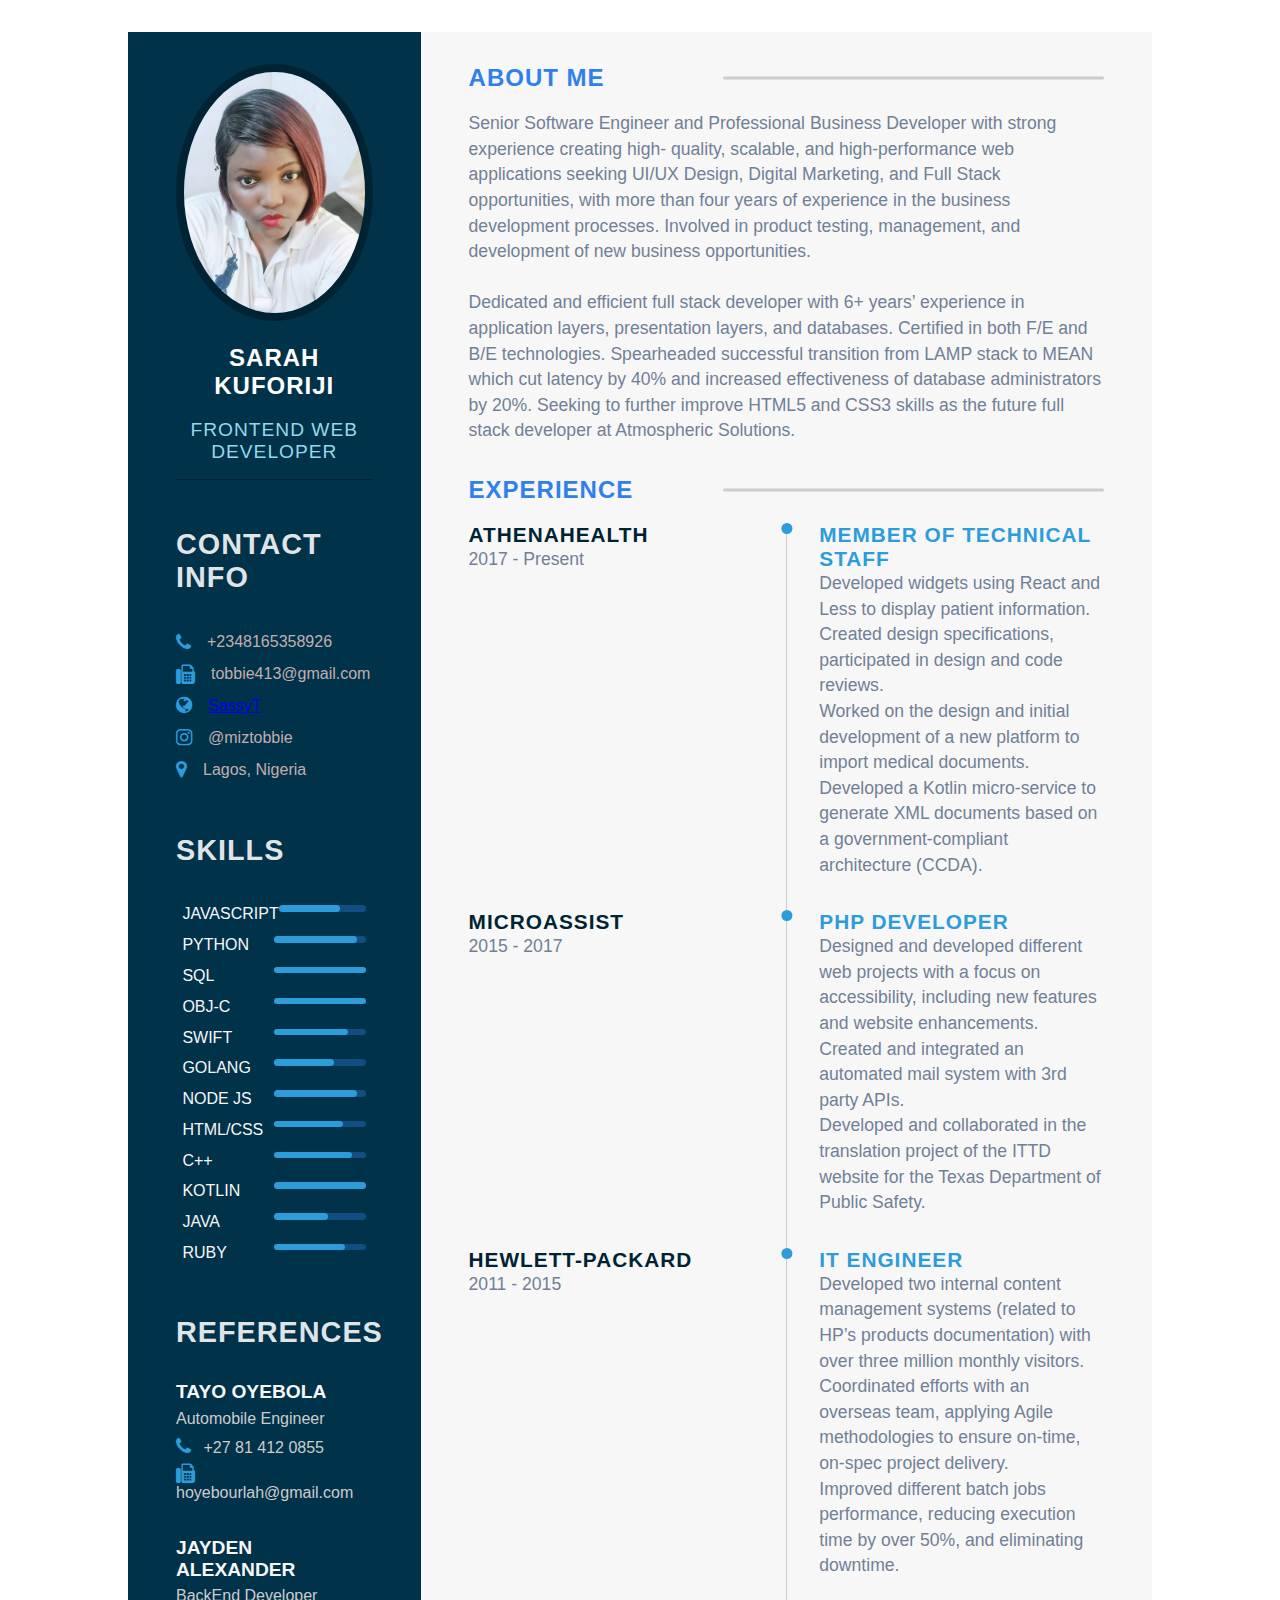
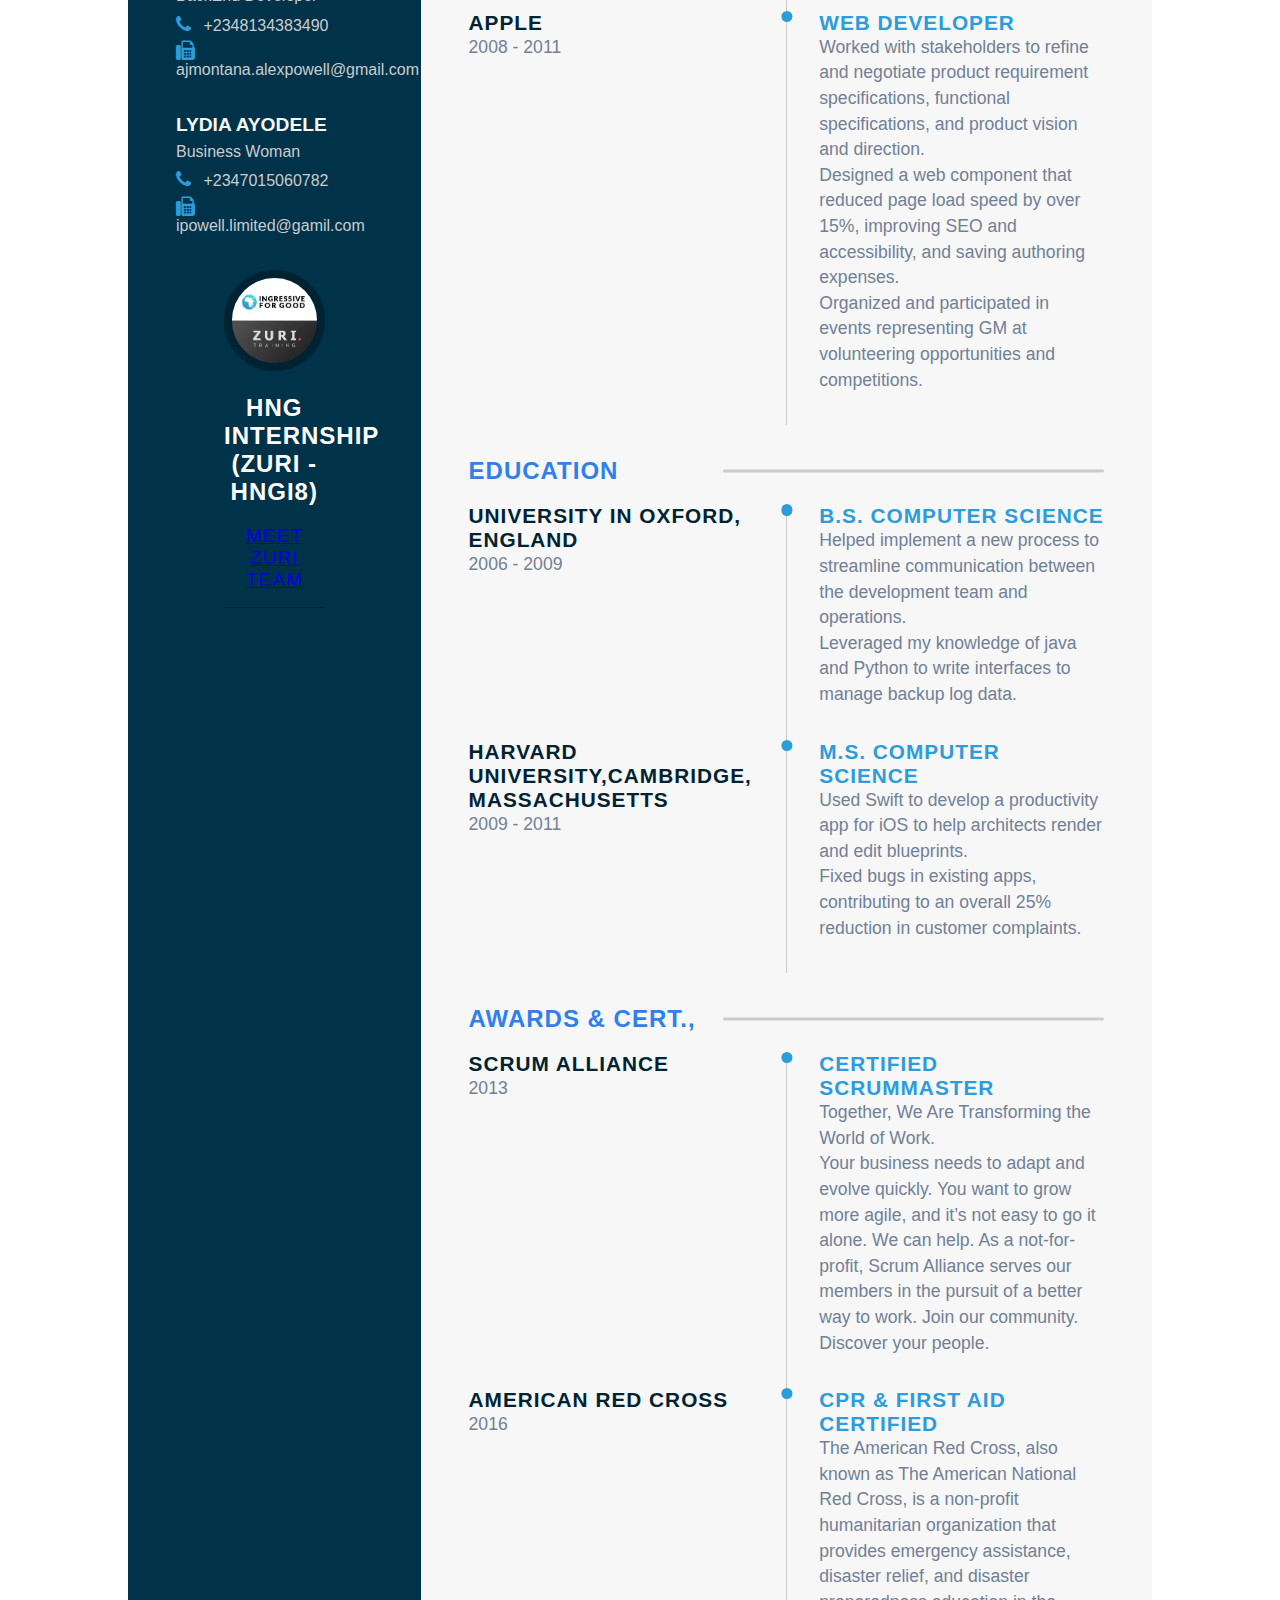
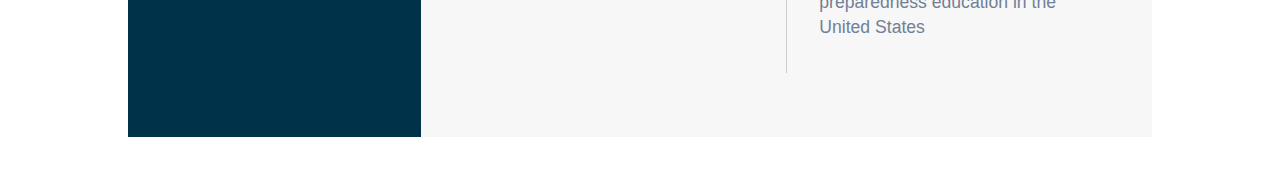
<file: index.html>
<!DOCTYPE html>
<html lang="en">
<head>
    <meta charset="UTF-8">
    <meta http-equiv="X-UA-Compatible" content="IE=edge">
    <meta name="viewport" content="width=device-width, initial-scale=1.0">
    <title>Resume</title>
    <link rel="preconnect" href="https://fonts.googleapis.com">
    <link rel="stylesheet" href="styles.css">
<link rel="preconnect" href="https://fonts.gstatic.com" crossorigin>
<link href="https://fonts.googleapis.com/css2?family=Poppins:wght@100;300;400;600&display=swap" rel="stylesheet">
<link rel="stylesheet" href="https://cdnjs.cloudflare.com/ajax/libs/font-awesome/4.7.0/css/font-awesome.min.css">
</head>
<body>
    <main class="main-content">
        <section class="left-section">
         <div class="left-content">
            <div class="profile">
                <div class="image">
                    <img src="/Resume/img/IMG-20210812-WA0008.jpg" alt="">
                </div>
                <h2 class="name">Sarah Kuforiji</h2>
                <p class="career">Frontend Web Developer</p>
                </div>
                <div class="contact-info">
                    <h3 class="main-title">Contact Info</h3>
                    <ul>
                        <li>
                            <i class="fa fa-phone"></i>
                            +2348165358926
                        </li>
                        <li>
                            <i class="fa fa-fax"></i>
                            tobbie413@gmail.com
                        </li>
                        <li>
                            <i class="fa fa-globe"></i>
                            <a href="https://sassyt.hashnode.dev/my-goals-and-hng-internship-hngi8">SassyT</a>
                        </li>
                        <li>
                            <i class="fa fa-instagram"></i>
                            @miztobbie
                        </li>
                        <li>
                            <i class="fa fa-map-marker"></i>
                            Lagos, Nigeria
                        </li>
                    </ul>
                </div>
                <div class="skills-section">
                    <h3 class="main-title">Skills</h3>
                    <ul>
                        <li>
                            <p class="skill-title">Javascript</p>
                            <div class="progress-bar">
                                <div class="progress js-progress"></div>
                            </div>
                        </li>
                        <li>
                            <p class="skill-title">Python</p>
                            <div class="progress-bar">
                                <div class="progress fe-progress"></div>
                            </div>
                        </li>
                        <li>
                            <p class="skill-title">SQL</p>
                            <div class="progress-bar">
                                <div class="progress wds-progress"></div>
                            </div>
                        </li>
                        <li>
                            <p class="skill-title">Obj-C</p>
                            <div class="progress-bar">
                                <div class="progress wd-progress"></div>
                            </div>
                        </li>
                        <li>
                            <p class="skill-title">Swift</p>
                            <div class="progress-bar">
                                <div class="progress ui-progress"></div>
                            </div>
                        </li>
                        <li>
                            <p class="skill-title">GoLang</p>
                            <div class="progress-bar">
                                <div class="progress dm-progress"></div>
                            </div>
                        </li>
                        <li>
                            <p class="skill-title">Node js</p>
                            <div class="progress-bar">
                                <div class="progress nj-progress"></div>
                            </div>
                        </li>
                        <li>
                            <p class="skill-title">html/css</p>
                            <div class="progress-bar">
                                <div class="progress hc-progress"></div>
                            </div>
                        </li>
                        <li>
                            <p class="skill-title">C++</p>
                            <div class="progress-bar">
                                <div class="progress c-progress"></div>
                            </div>
                        </li>
                        <li>
                            <p class="skill-title">Kotlin</p>
                            <div class="progress-bar">
                                <div class="progress wp-progress"></div>
                            </div>
                        </li>
                        <li>
                            <p class="skill-title">Java</p>
                            <div class="progress-bar">
                                <div class="progress il-progress"></div>
                            </div>
                        </li>
                        <li>
                            <p class="skill-title">Ruby</p>
                            <div class="progress-bar">
                                <div class="progress rb-progress"></div>
                            </div>
                        </li>
                    </ul>
                </div>
                <div class="references-section">
                    <h3 class="main-title">References</h3>
                    <div class="referee">
                        <h6 class="sub-title">Tayo Oyebola</h6>
                        <p class="sub-para">Automobile Engineer</p>
                        <ul>
                            <li>
                                <i class="fa fa-phone"></i>
                                +27 81 412 0855
                            </li>
                            <li>
                                <i class="fa fa-fax"></i>
                                hoyebourlah@gmail.com
                            </li>
                        </ul>
                    </div>
                    <div class="referee">
                        <h6 class="sub-title">Jayden Alexander</h6>
                        <p class="sub-para">BackEnd Developer</p>
                        <ul>
                            <li>
                                <i class="fa fa-phone"></i>
                                +2348134383490
                            </li>
                            <li>
                                <i class="fa fa-fax"></i>
                                ajmontana.alexpowell@gmail.com
                            </li>
                        </ul>
                    </div>
                    <div class="referee">
                        <h6 class="sub-title">Lydia Ayodele</h6>
                        <p class="sub-para">Business Woman</p>
                        <ul>
                            <li>
                                <i class="fa fa-phone"></i>
                                +2347015060782
                            </li>
                            <li>
                                <i class="fa fa-fax"></i>
                                ipowell.limited@gamil.com
                            </li>
                        </ul>
                    </div>
                    <section class="left-section">
                        <div class="left-content">
                           <div class="profile">
                               <div class="image">
                                <img src='/Resume/img/download-3-1.jpg' alt="">
                               </div>
                               <h2 class="name">HNG Internship (Zuri - HNGi8)</h2>
                               <p class="career"><a href="https://internship.zuri.team/">Meet Zuri Team</a></p>
                </div>  
                    </section>
                </div>
         </div>
        </section>
        <section class="right-section">
            <div class="right-main-content">
                <section class="about sect">
                    <h2 class="right-title">About Me</h2>
                    <p class="para">
                        Senior Software Engineer and Professional Business Developer with strong experience creating high-
                        quality, scalable, and high-performance web applications seeking UI/UX Design, Digital Marketing, and  
                        Full Stack opportunities, with more than four years of experience in the business development processes. 
                        Involved in product testing, management, and development of new business opportunities. <br>
                        <br>
                        Dedicated and efficient full stack developer with 6+ years’ experience in application layers, presentation
                        layers, and databases. Certified in both F/E and B/E technologies. Spearheaded successful transition
                        from LAMP stack to MEAN which cut latency by 40% and increased effectiveness of database 
                        administrators by 20%. Seeking to further improve HTML5 and CSS3 skills as the future full stack 
                        developer at Atmospheric Solutions.  
                    </p>
                </section>

                <section class="experience sect">
                    <h2 class="right-title">Experience</h2>
                    <div class="timeline">
                        <div class="left-tl-content">
                            <h5 class="tl-title">athenahealth</h5>
                            <p class="para">2017 - Present</p>
                        </div>
                        <div class="right-tl-content">
                            <div class="tl-content">
                                <h5 class="tl-title-2">Member of Technical Staff</h5>
                                <p class="para">Developed widgets using React and Less to display patient information.</p>
                                <p class="para">Created design specifications, participated in design and code reviews.</p>
                                <p class="para">Worked on the design and initial development of a new platform to import medical documents.</p>
                                <p class="para">Developed a Kotlin micro-service to generate XML documents based on a government-compliant architecture (CCDA).</p>
                            </div>
                        </div>
                    </div>
                    <div class="timeline">
                        <div class="left-tl-content">
                            <h5 class="tl-title">MicroAssist</h5>
                            <p class="para">2015 - 2017</p>
                        </div>
                        <div class="right-tl-content">
                            <div class="tl-content">
                                <h5 class="tl-title-2">PHP Developer</h5>
                                <p class="para">Designed and developed different web projects with a focus on accessibility, including new features and website enhancements.</p>
                                <p class="para">Created and integrated an automated mail system with 3rd party APIs.</p>
                                <p class="para">Developed and collaborated in the translation project of the ITTD website for the Texas Department of Public Safety.</p>
                            </div>
                        </div>
                    </div>
                    <div class="timeline">
                        <div class="left-tl-content">
                            <h5 class="tl-title">Hewlett-Packard</h5>
                            <p class="para">2011 - 2015</p>
                        </div>
                        <div class="right-tl-content">
                            <div class="tl-content">
                                <h5 class="tl-title-2">IT Engineer</h5>
                                <p class="para">Developed two internal content management systems (related to HP’s products documentation) with over three million monthly visitors.</p>
                                <p class="para">Coordinated efforts with an overseas team, applying Agile methodologies to ensure on-time, on-spec project delivery.</p>
                                <p class="para">Improved different batch jobs performance, reducing execution time by over 50%, and eliminating downtime.</p>
                            </div>
                        </div>
                    </div>
                    <div class="timeline">
                        <div class="left-tl-content">
                            <h5 class="tl-title">Apple</h5>
                            <p class="para">2008 - 2011</p>
                        </div>
                        <div class="right-tl-content">
                            <div class="tl-content">
                                <h5 class="tl-title-2">Web Developer</h5>
                                <p class="para">Worked with stakeholders to refine and negotiate product requirement specifications, functional specifications, and product vision and direction.</p>
                                <p class="para">Designed a web component that reduced page load speed by over 15%, improving SEO and accessibility, and saving authoring expenses.</p>
                                <p class="para">Organized and participated in events representing GM at volunteering opportunities and competitions.</p>
                            </div>
                        </div>
                    </div>
                </section>
                <section class="education sect">
                    <h2 class="right-title">Education</h2>
                    <div class="timeline">
                        <div class="left-tl-content">
                            <h5 class="tl-title">University in Oxford, England</h5>
                            <p class="para">2006 - 2009</p>
                        </div>
                        <div class="right-tl-content">
                            <div class="tl-content">
                                <h5 class="tl-title-2">B.S. Computer Science</h5>
                                <p class="para">Helped implement a new process to streamline communication between the development team and operations.</p>
                                <p class="para">Leveraged my knowledge of java and Python to write interfaces to manage backup log data.</p>
                            </div>
                        </div>
                    </div>
                    <div class="timeline">
                        <div class="left-tl-content">
                            <h5 class="tl-title">Harvard University,Cambridge, Massachusetts</h5>
                            <p class="para">2009 - 2011</p>
                        </div>
                        <div class="right-tl-content">
                            <div class="tl-content">
                                <h5 class="tl-title-2">M.S. Computer Science</h5>
                                <p class="para">Used Swift to develop a productivity app for iOS to help architects render and edit blueprints.</p>
                                <p class="para">Fixed bugs in existing apps, contributing to an overall 25% reduction in customer complaints.</p>
                            </div>
                        </div>
                    </div>
                </section>
                <section class="awards-and-certifications sect">
                    <h2 class="right-title">Awards & Cert.,</h2>
                    <div class="timeline">
                        <div class="left-tl-content">
                            <h5 class="tl-title">Scrum Alliance</h5>
                            <p class="para">2013</p>
                        </div>
                        <div class="right-tl-content">
                            <div class="tl-content">
                                <h5 class="tl-title-2">Certified ScrumMaster</h5>
                                <p class="para">Together, We Are Transforming the World of Work.</p>
                                <p class="para">Your business needs to adapt and evolve quickly. You want to grow more agile, and it’s not easy to go it alone. We can help. As a not-for-profit, Scrum Alliance serves our members in the pursuit of a better way to work. Join our community. Discover your people.</p>
                            </div>
                        </div>
                    </div>
                    <div class="timeline">
                        <div class="left-tl-content">
                            <h5 class="tl-title">American Red Cross</h5>
                            <p class="para">2016</p>
                        </div>
                        <div class="right-tl-content">
                            <div class="tl-content">
                                <h5 class="tl-title-2">CPR & FIRST AID CERTIFIED</h5>
                                <p class="para">The American Red Cross, also known as The American National Red Cross, is a non-profit humanitarian organization that provides emergency assistance, disaster relief, and disaster preparedness education in the United States</p>
                            </div>
                        </div>
                    </div>
                </section>
            </div>
        </section>
</file>
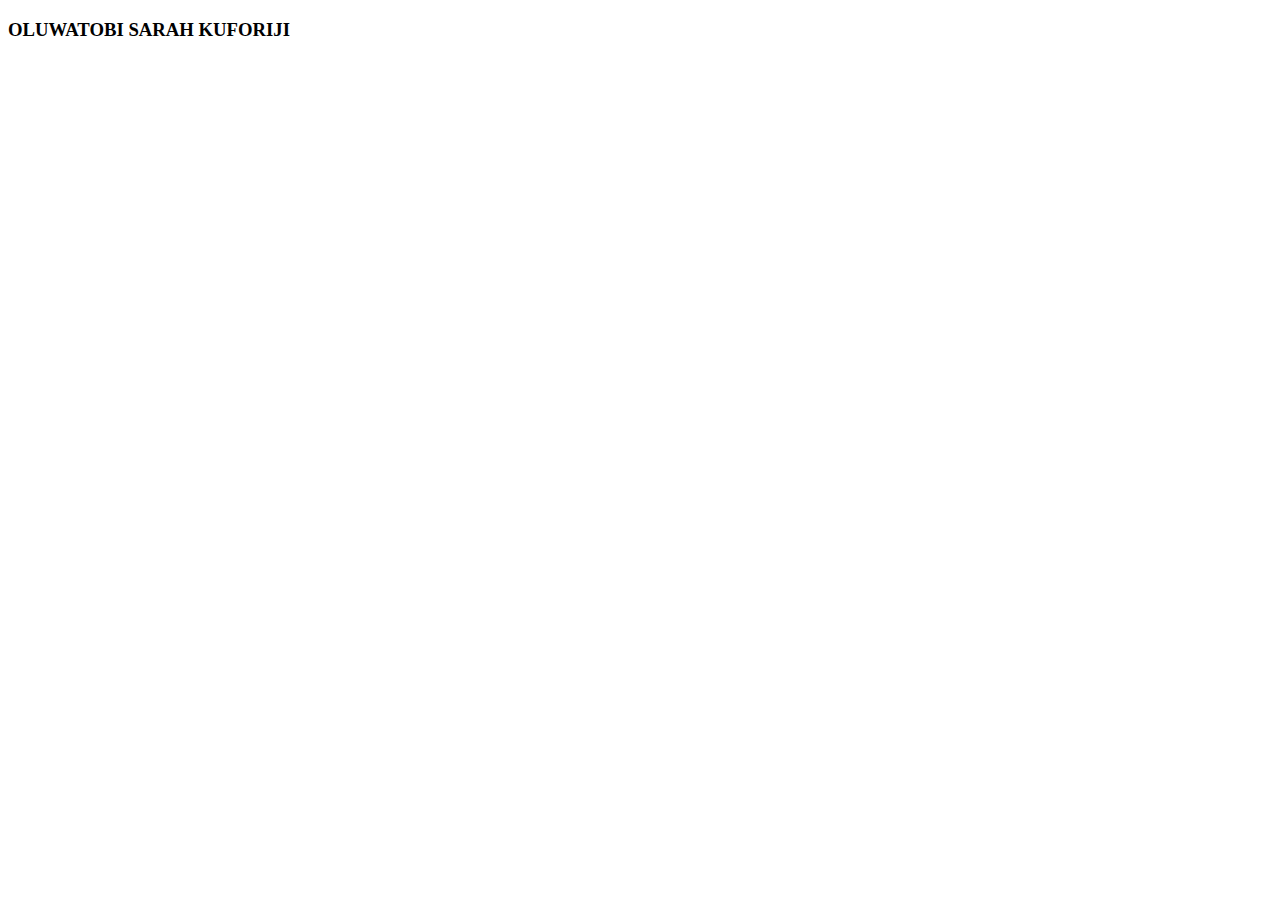
<file: index html 5.html>
<!DOCTYPE html>

 <html>

    <head>

        <meta charset="utf-8" />
        <title>My Name</title>
   
    </head>

    <body>

        <h3>OLUWATOBI SARAH KUFORIJI</h3>
    
    </body>


 </html>
</file>
<file: styles.css>
* {
	padding: 0;
	margin: 0;
	box-sizing: border-box;
	list-style: none;
	font-family: "Nunito", sans-serif;
}

body {
	background-image: url("https://images.unsplash.com/photo-1498050108023-c5249f4df085?ixid=MnwxMjA3fDB8MHxzZWFyY2h8MXx8d2VifGVufDB8fDB8fA%3D%3D&ixlib=rb-1.2.1&w=1000&q=80");
}

.main-content {
	min-height: 100vh;
	width: 80%;
	margin: 2rem auto;
	display: grid;
	grid-template-columns: repeat(7, 1fr);
}

.left-section {
	grid-column: span 2;
	height: 100%;
	background-color: #00324a;
}
.right-section {
	grid-column: span 5;
	background-color: #f7f7f7;
	height: 100%;
}

.left-content {
	padding: 2rem 3rem;
}
.profile {
	width: 100%;
	border-bottom: 1px solid #002333;
}

.image {
	width: 100%;
	text-align: center;
}
.profile img {
	width: 100%;
	border-radius: 50%;
	border: 8px solid #002333;
}

.name {
	font-size: 1.5rem;
	color: white;
	text-align: center;
	text-transform: uppercase;
	letter-spacing: 1px;
	padding: 1.2rem 0;
}

.career {
	font-size: 1.2rem;
	color: #94d9ea;
	text-align: center;
	text-transform: uppercase;
	letter-spacing: 1px;
	padding-bottom: 1rem;
}

.main-title {
	font-size: 1.8rem;
	text-transform: uppercase;
	letter-spacing: 1px;
	color: #f7f7f7ec;
	padding-top: 3rem;
}

.contact-info ul {
	padding-top: 2rem;
}

.contact-info ul li {
	padding: 0.4rem 0;
	display: flex;
	align-items: center;
	color: #c4aead;
}
.contact-info ul li i {
	padding-right: 1rem;
	font-size: 1.2rem;
	color: #2d9cdb;
}

.skills-section ul {
	padding-top: 2rem;
}
.skills-section ul li {
	display: grid;
	grid-template-columns: repeat(2, 1fr);
	padding: 0.4rem;
}

.progress-bar {
	width: 100%;
	height: 0.4rem;
	background-color: #2f81ed5b;
	position: relative;
	border-radius: 12px;
}
.progress {
	height: 100%;
	position: absolute;
	left: 0;
	background-color: #2d9cdb;
	border-radius: 12px;
}
.js-progress {
	width: 70%;
}
.fe-progress {
	width: 90%;
}
.wds-progress {
	width: 100%;
}
.wd-progress {
	width: 100%;
}
.ui-progress {
	width: 80%;
}
.dm-progress {
	width: 65%;
}
.nj-progress {
	width: 90%;
}
.hc-progress {
	width: 75%;
}
.c-progress {
	width: 85%;
}
.wp-progress {
	width: 100%;
}
.il-progress {
	width: 59%;
}
.rb-progress {
	width: 77%;
}

.skill-title {
	text-transform: uppercase;
	color: #f7f7f7;
	font-size: 1rem;
}

.sub-title {
	padding-top: 2rem;
	font-size: 1.2rem;
	text-transform: uppercase;
	color: #f7f7f7;
}

.sub-para {
	color: #ccc;
	padding: 0.4rem 0;
}

.references-section li {
	color: #ccc;
	padding: 0.2rem 0;
}
.references-section li i {
	padding-right: 0.5rem;
	font-size: 1.2rem;
	color: #2d9cdb;
}

.right-main-content {
	padding: 2rem 3rem;
}
.right-title {
	letter-spacing: 1px;
	text-transform: uppercase;
	color: #2f80ed;
	margin-bottom: 1.2rem;
	position: relative;
}

.right-title::after {
	content: "";
	position: absolute;
	width: 60%;
	height: 0.2rem;
	background-color: #ccc;
	border-radius: 12px;
	right: 0;
	top: 50%;
	transform: translateY(-50%);
}

.para {
	line-height: 1.6rem;
	color: #718096;
	font-size: 1.1rem;
}

.sect {
	padding-bottom: 2rem;
}

.timeline {
	display: grid;
	grid-template-columns: repeat(2, 1fr);
}

.tl-title {
	letter-spacing: 1px;
	font-size: 1.3rem;
	color: #002333;
	text-transform: uppercase;
}
.tl-title-2 {
	letter-spacing: 1px;
	font-size: 1.3rem;
	color: #2d9cdb;
	text-transform: uppercase;
}

.tl-content {
	border-left: 1px solid #ccc;
	padding-left: 2rem;
	position: relative;
	padding-bottom: 2rem;
}

.tl-title-2::before {
	content: "";
	position: absolute;
	width: 0.7rem;
	height: 0.7rem;
	background-color: #2d9cdb;
	border-radius: 50%;
	transform: translateX(-50%);
	left: 0;
}

/*Media Queries*/
@media screen and (max-width: 823px) {
	.right-title::after {
		width: 40%;
	}
}
@media screen and (max-width: 681px) {
	.right-title::after {
		width: 30%;
	}
}
@media screen and (max-width: 780px) {
	.timeline {
		grid-template-columns: repeat(1, 1fr);
	}
}
@media screen and (max-width: 780px) {
	.left-section {
		grid-column: span 3;
	}
	.right-section {
		grid-column: span 4;
	}
}
@media screen and (max-width: 1200px) {
	.main-content {
		grid-template-columns: repeat(1, 1fr);
	}
	.left-section {
		grid-column: 1/2;
	}
	.right-section {
		grid-column: 1/2;
	}
	.profile img {
		width: 40%;
	}
}
@media screen and (max-width: 700px) {
	.profile img {
		width: 60%;
	}
}
@media screen and (max-width: 390px) {
	.name {
		font-size: 1.5rem;
	}
}

@import url(https://fonts.googleapis.com/css?family=Open+Sans:400italic,400,300,600);

* {
	margin: 0;
	padding: 0;
	box-sizing: border-box;
	-webkit-box-sizing: border-box;
	-moz-box-sizing: border-box;
	-webkit-font-smoothing: antialiased;
	-moz-font-smoothing: antialiased;
	-o-font-smoothing: antialiased;
	font-smooth: antialiased;
	text-rendering: optimizeLegibility;
}

.container {
	max-width: 400px;
	width: 100%;
	grid-column: span 7;
	height: 100%;
	margin: 0 auto;
	position: relative;
}

#contact input[type="text"],
#contact input[type="email"],
#contact input[type="tel"],
#contact input[type="url"],
#contact textarea,
#contact button[type="submit"] {
	font: 400 12px/16px "Open Sans", Helvetica, Arial, sans-serif;
}

#contact {
	background: #f9f9f9;
	padding: 25px;
	margin: 50px 0;
}

#contact h3 {
	color: #f96;
	display: block;
	font-size: 30px;
	font-weight: 400;
}

#contact h4 {
	margin: 5px 0 15px;
	display: block;
	font-size: 13px;
}

fieldset {
	border: medium none !important;
	margin: 0 0 10px;
	min-width: 100%;
	padding: 0;
	width: 100%;
}

#contact input[type="text"],
#contact input[type="email"],
#contact input[type="tel"],
#contact input[type="url"],
#contact textarea {
	width: 100%;
	border: 1px solid #ccc;
	background: #fff;
	margin: 0 0 5px;
	padding: 10px;
}

#contact input[type="text"]:hover,
#contact input[type="email"]:hover,
#contact input[type="tel"]:hover,
#contact input[type="url"]:hover,
#contact textarea:hover {
	-webkit-transition: border-color 0.3s ease-in-out;
	-moz-transition: border-color 0.3s ease-in-out;
	transition: border-color 0.3s ease-in-out;
	border: 1px solid #aaa;
}

#contact textarea {
	height: 100px;
	max-width: 100%;
	resize: none;
}

#contact button[type="submit"] {
	cursor: pointer;
	width: 100%;
	border: none;
	background: #0cf;
	color: #fff;
	margin: 0 0 5px;
	padding: 10px;
	font-size: 15px;
}

#contact button[type="submit"]:hover {
	background: #09c;
	-webkit-transition: background 0.3s ease-in-out;
	-moz-transition: background 0.3s ease-in-out;
	transition: background-color 0.3s ease-in-out;
}

#contact button[type="submit"]:active {
	box-shadow: inset 0 1px 3px rgba(0, 0, 0, 0.5);
}

#contact input:focus,
#contact textarea:focus {
	outline: 0;
	border: 1px solid #999;
}
::-webkit-input-placeholder {
	color: #888;
}
:-moz-placeholder {
	color: #888;
}
::-moz-placeholder {
	color: #888;
}
:-ms-input-placeholder {
	color: #888;
}
</file>
